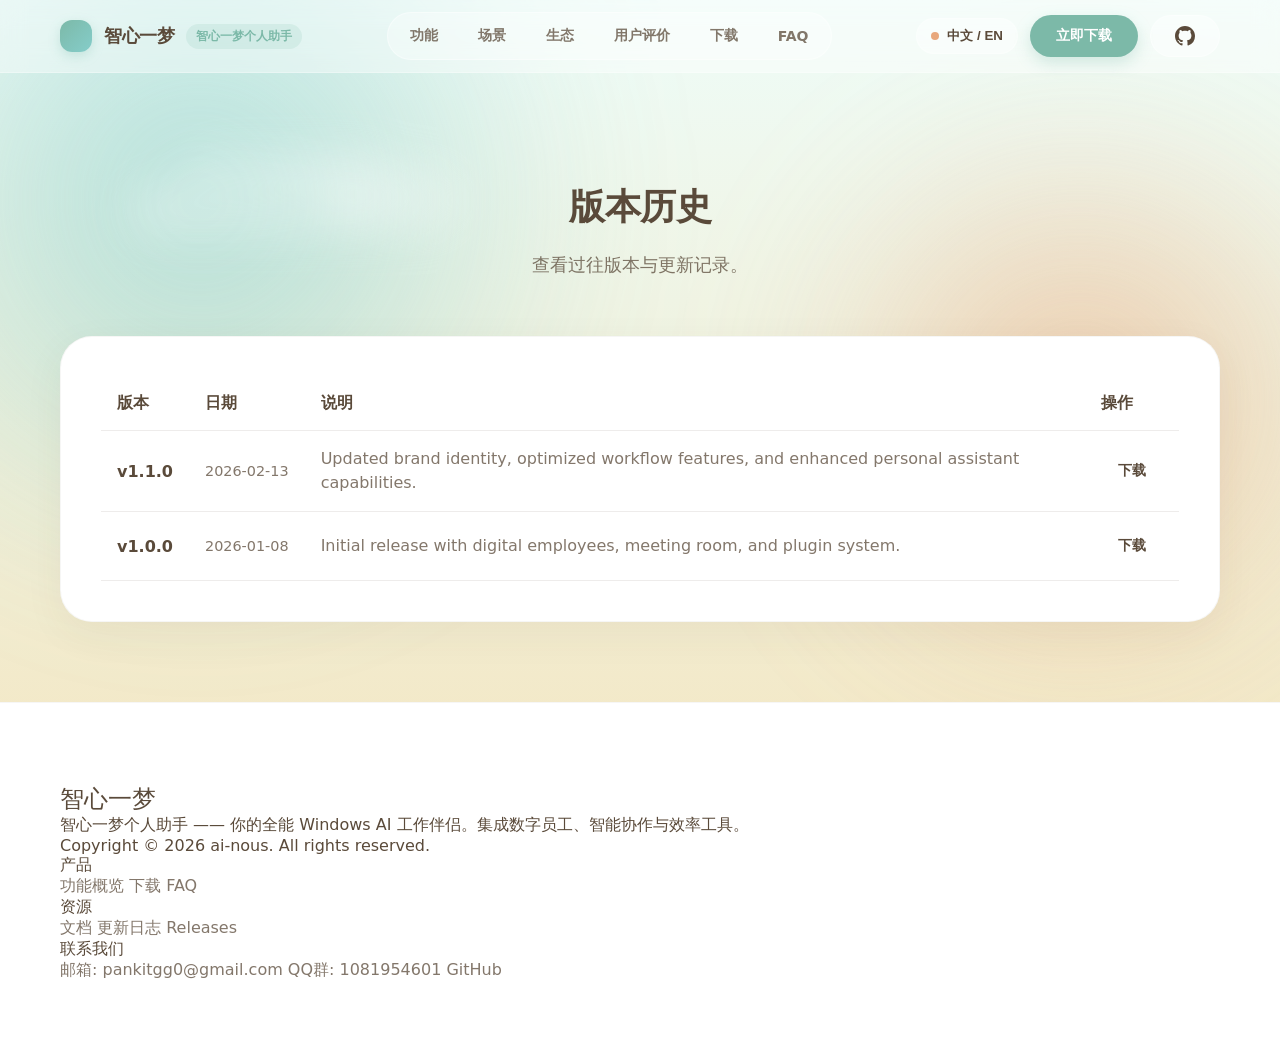
<file: promo-site/versions.html>
<!doctype html>
<html lang="zh">
  <head>
    <meta charset="utf-8" />
    <meta name="viewport" content="width=device-width, initial-scale=1" />
    <title>智心一梦个人助手 - 版本历史</title>
    <meta name="theme-color" content="#f4e4bc" />
    <link rel="icon" href="data:image/svg+xml,%3Csvg%20xmlns%3D%27http%3A//www.w3.org/2000/svg%27%20viewBox%3D%270%200%2064%2064%27%3E%3Cdefs%3E%3CradialGradient%20id%3D%27g%27%20cx%3D%2730%25%27%20cy%3D%2730%25%27%20r%3D%2770%25%27%3E%3Cstop%20stop-color%3D%27%237cb9a8%27/%3E%3Cstop%20offset%3D%271%27%20stop-color%3D%27%2385cdca%27/%3E%3C/radialGradient%3E%3C/defs%3E%3Crect%20width%3D%2764%27%20height%3D%2764%27%20rx%3D%2724%27%20fill%3D%27url(%23g)%27/%3E%3Cpath%20d%3D%27M20%2038c6-2%208-10%2012-10s6%208%2012%2010%27%20stroke%3D%27white%27%20stroke-width%3D%275%27%20fill%3D%27none%27%20stroke-linecap%3D%27round%27/%3E%3C/svg%3E" />
    <script type="text/javascript">
    (function(c,l,a,r,i,t,y){
        c[a]=c[a]||function(){(c[a].q=c[a].q||[]).push(arguments)};
        t=l.createElement(r);t.async=1;t.src="https://www.clarity.ms/tag/"+i;
        y=l.getElementsByTagName(r)[0];y.parentNode.insertBefore(t,y);
    })(window, document, "clarity", "script", "ux026pd418");
    </script>
    <link rel="stylesheet" href="./styles.css" />
  </head>
  <body>
    <div class="bg">
      <div class="bg__glow bg__glow--a"></div>
      <div class="bg__glow bg__glow--b"></div>
      <div class="bg__grid"></div>
    </div>

    <header class="header">
      <div class="container header__inner">
        <a class="brand" href="index.html#top" aria-label="智心一梦">
          <span class="brand__mark" aria-hidden="true"></span>
          <span class="brand__name">智心一梦</span>
          <span class="brand__badge" data-i18n="nav.badge"></span>
        </a>

        <nav class="nav" aria-label="Primary">
          <a class="nav__link" href="index.html#features" data-i18n="nav.features"></a>
          <a class="nav__link" href="index.html#scenarios" data-i18n="nav.scenarios"></a>
          <a class="nav__link" href="index.html#ecosystem" data-i18n="nav.ecosystem"></a>
          <a class="nav__link" href="index.html#testimonials" data-i18n="nav.testimonials"></a>
          <a class="nav__link" href="index.html#download" data-i18n="nav.download"></a>
          <a class="nav__link" href="index.html#faq" data-i18n="nav.faq"></a>
        </nav>

        <div class="header__actions">
          <button class="chip" type="button" id="langToggle" aria-label="Language Toggle">
            <span class="chip__dot"></span>
            <span class="chip__text" data-i18n="nav.lang"></span>
          </button>
          <a class="btn btn--primary" href="index.html#download" data-i18n="nav.cta"></a>
          <a href="https://github.com/Pankitgg/open-ai-tool" class="btn btn--ghost" target="_blank" aria-label="GitHub">
            <svg height="20" width="20" viewBox="0 0 16 16" fill="currentColor"><path d="M8 0C3.58 0 0 3.58 0 8c0 3.54 2.29 6.53 5.47 7.59.4.07.55-.17.55-.38 0-.19-.01-.82-.01-1.49-2.01.37-2.53-.49-2.69-.94-.09-.23-.48-.94-.82-1.13-.28-.15-.68-.52-.01-.53.63-.01 1.08.58 1.23.82.72 1.21 1.87.87 2.33.66.07-.52.28-.87.51-1.07-1.78-.2-3.64-.89-3.64-3.95 0-.87.31-1.59.82-2.15-.08-.2-.36-1.02.08-2.12 0 0 .67-.21 2.2.82.64-.18 1.32-.27 2-.27.68 0 1.36.09 2 .27 1.53-1.04 2.2-.82 2.2-.82.44 1.1.16 1.92.08 2.12.51.56.82 1.27.82 2.15 0 3.07-1.87 3.75-3.65 3.95.29.25.54.73.54 1.48 0 1.07-.01 1.93-.01 2.2 0 .21.15.46.55.38A8.013 8.013 0 0016 8c0-4.42-3.58-8-8-8z"></path></svg>
          </a>
        </div>
      </div>
    </header>

    <main id="top">
      <section class="section">
        <div class="container">
          <div class="sectionHead">
            <h2 class="sectionHead__title" data-i18n="versions.title"></h2>
            <p class="sectionHead__subtitle" data-i18n="versions.subtitle"></p>
          </div>
          
          <div class="panel">
            <div style="overflow-x: auto;">
              <table style="width: 100%; border-collapse: collapse; text-align: left;">
                <thead>
                  <tr style="border-bottom: 1px solid var(--border);">
                    <th style="padding: 16px;" data-i18n="versions.colVer"></th>
                    <th style="padding: 16px;" data-i18n="versions.colDate"></th>
                    <th style="padding: 16px;" data-i18n="versions.colDesc"></th>
                    <th style="padding: 16px;" data-i18n="versions.colAction"></th>
                  </tr>
                </thead>
                <tbody id="versionList">
                  <!-- Populated by JS -->
                </tbody>
              </table>
            </div>
          </div>
        </div>
      </section>
    </main>

    <footer class="footer">
      <div class="container footer__grid">
        <div class="footer__brand">
          <div class="footer__name">智心一梦</div>
          <div class="footer__desc" data-i18n="footer.desc"></div>
          <div class="footer__copyright">Copyright © <span id="year"></span> ai-nous. All rights reserved.</div>
        </div>
        <div class="footer__cols">
          <div class="footerCol">
            <div class="footerCol__t" data-i18n="footer.product.t"></div>
            <a class="footerCol__l" href="index.html#features" data-i18n="footer.product.l1"></a>
            <a class="footerCol__l" href="index.html#download" data-i18n="footer.product.l2"></a>
            <a class="footerCol__l" href="index.html#faq" data-i18n="footer.product.l3"></a>
          </div>
          <div class="footerCol">
            <div class="footerCol__t" data-i18n="footer.resources.t"></div>
            <a class="footerCol__l" data-link="docs" href="#" data-i18n="footer.resources.l1"></a>
            <a class="footerCol__l" data-link="changelog" href="#" data-i18n="footer.resources.l2"></a>
            <a class="footerCol__l" data-link="release" href="#" data-i18n="footer.resources.l3"></a>
          </div>
          <div class="footerCol">
            <div class="footerCol__t" data-i18n="footer.contact.t"></div>
            <a class="footerCol__l" data-link="support" href="#" data-i18n="footer.contact.l1"></a>
            <a class="footerCol__l" data-link="privacy" href="#" data-i18n="footer.contact.l2"></a>
            <a class="footerCol__l" data-link="github" href="#" data-i18n="footer.contact.l3"></a>
          </div>
        </div>
      </div>
    </footer>

    <script defer src="./main.js"></script>
    <script>
      function renderVersions() {
        const list = document.getElementById('versionList');
        if (!list || !siteConfig.versions) return;

        list.innerHTML = siteConfig.versions.map(v => `
          <tr style="border-bottom: 1px solid var(--border);">
            <td style="padding: 16px; font-weight: bold; white-space: nowrap;">v${v.ver}</td>
            <td style="padding: 16px; color: var(--muted); font-size: 0.9em; white-space: nowrap;">${v.date}</td>
            <td style="padding: 16px; color: var(--muted); line-height: 1.5;">${v.desc}</td>
            <td style="padding: 16px; white-space: nowrap;">
              <a href="${v.file.startsWith('http') ? v.file : 'version/' + v.file}" class="btn btn--ghost" style="padding: 8px 16px; font-size: 0.85em;">
                <span data-i18n="versions.download">Download</span>
              </a>
            </td>
          </tr>
        `).join('');
        
        const currentLang = localStorage.getItem("promoLang") || "zh";
        if (typeof applyI18n === 'function') {
             applyI18n(currentLang);
        }
      }

      window.addEventListener('DOMContentLoaded', () => {
        // Wait a tick for main.js to potentially finish its boot if needed, though defer should handle order.
        // main.js is deferred, so it runs after DOM parsing but before DOMContentLoaded (usually).
        // To be safe, we can check if siteConfig exists.
        if (typeof siteConfig !== 'undefined') {
            renderVersions();
        } else {
            // Fallback or retry
            setTimeout(renderVersions, 100);
        }
      });
    </script>
  </body>
</html>
</file>
<file: promo-site/styles.css>
:root {
  --bg0: #f4e4bc;
  --bg1: #fcf6e8;
  --card: rgba(255, 255, 255, 0.6);
  --card2: rgba(255, 255, 255, 0.8);
  --border: rgba(90, 74, 58, 0.1);
  --text: #5a4a3a;
  --muted: rgba(90, 74, 58, 0.75);
  --muted2: rgba(90, 74, 58, 0.5);
  --accent: #7cb9a8; /* Sage Green */
  --accent2: #e8a87c; /* Coral Orange */
  --accent3: #85cdca; /* Sky Blue */
  --shadow: 0 8px 30px rgba(90, 74, 58, 0.08);
  --radius: 24px;
  --radius2: 32px;
  --container: 1160px;
}

* {
  box-sizing: border-box;
}

html, body {
  height: 100%;
}

body {
  margin: 0;
  font-family: "Nunito", ui-sans-serif, system-ui, -apple-system, Segoe UI, Roboto, Helvetica, Arial, "Apple Color Emoji", "Segoe UI Emoji";
  color: var(--text);
  background: linear-gradient(180deg, #eefcf8 0%, #f4e4bc 100%);
  background-attachment: fixed;
  overflow-x: hidden;
}

a {
  color: inherit;
  text-decoration: none;
}

/* Background Decorations */
.bg {
  position: fixed;
  inset: 0;
  pointer-events: none;
  z-index: -1;
  overflow: hidden;
}

.bg__glow {
  position: absolute;
  border-radius: 50%;
  filter: blur(80px);
  opacity: 0.6;
}

.bg__glow--a {
  width: 800px;
  height: 800px;
  left: -200px;
  top: -200px;
  background: radial-gradient(circle, #85cdca 0%, transparent 70%);
}

.bg__glow--b {
  width: 600px;
  height: 600px;
  right: -100px;
  top: 100px;
  background: radial-gradient(circle, #e8a87c 0%, transparent 70%);
}

/* Cloud shapes via CSS */
.bg::after {
  content: "";
  position: absolute;
  top: 20%;
  left: 10%;
  width: 200px;
  height: 60px;
  background: rgba(255,255,255,0.4);
  border-radius: 100px;
  box-shadow: 
    60px -20px 0 10px rgba(255,255,255,0.4),
    130px -10px 0 5px rgba(255,255,255,0.4);
  filter: blur(20px);
  opacity: 0.6;
}

/* Header */
.header {
  position: sticky;
  top: 0;
  z-index: 20;
  backdrop-filter: blur(12px);
  background: rgba(255, 255, 255, 0.4);
  border-bottom: 1px solid rgba(255, 255, 255, 0.3);
}

.header__inner {
  display: flex;
  align-items: center;
  justify-content: space-between;
  height: 72px;
  gap: 16px;
}

.brand {
  display: inline-flex;
  align-items: center;
  gap: 12px;
  min-width: 170px;
  color: var(--text);
}

.brand__mark {
  width: 32px;
  height: 32px;
  border-radius: 12px;
  background: linear-gradient(135deg, var(--accent), var(--accent3));
  box-shadow: 0 4px 12px rgba(124, 185, 168, 0.3);
}

.brand__name {
  font-weight: 800;
  letter-spacing: -0.5px;
  font-size: 18px;
}

.brand__badge {
  font-size: 12px;
  padding: 4px 10px;
  border-radius: 999px;
  background: rgba(124, 185, 168, 0.15);
  color: var(--accent);
  font-weight: 700;
}

.nav {
  display: flex;
  align-items: center;
  gap: 8px;
  padding: 6px;
  background: rgba(255, 255, 255, 0.3);
  border-radius: 999px;
  border: 1px solid rgba(255, 255, 255, 0.4);
}

.nav__link {
  font-size: 14px;
  color: var(--muted);
  padding: 8px 16px;
  border-radius: 999px;
  transition: all 0.2s ease;
  font-weight: 600;
}

.nav__link:hover {
  background: #fff;
  color: var(--text);
  box-shadow: 0 2px 8px rgba(90, 74, 58, 0.05);
}

.header__actions {
  display: flex;
  align-items: center;
  gap: 12px;
}

.btn {
  display: inline-flex;
  align-items: center;
  justify-content: center;
  gap: 8px;
  border-radius: 999px;
  padding: 10px 24px;
  font-weight: 700;
  transition: all 0.2s ease;
  cursor: pointer;
  font-size: 14px;
}

.btn:active {
  transform: scale(0.98);
}

.btn--primary {
  background: var(--accent);
  color: #fff;
  box-shadow: 0 6px 16px rgba(124, 185, 168, 0.3);
  border: 2px solid transparent;
}

.btn--primary:hover {
  background: #6ba898;
  transform: translateY(-2px);
  box-shadow: 0 8px 20px rgba(124, 185, 168, 0.4);
}

.btn--ghost {
  background: rgba(255, 255, 255, 0.4);
  color: var(--text);
  border: 1px solid rgba(255, 255, 255, 0.4);
}

.btn--ghost:hover {
  background: #fff;
  box-shadow: 0 4px 12px rgba(90, 74, 58, 0.05);
  transform: translateY(-1px);
}

.btn--block {
  width: 100%;
}

.chip {
  display: inline-flex;
  align-items: center;
  gap: 8px;
  border-radius: 999px;
  padding: 8px 14px;
  background: rgba(255, 255, 255, 0.4);
  border: 1px solid rgba(255, 255, 255, 0.3);
  cursor: pointer;
  color: var(--text);
  transition: all 0.2s ease;
  font-weight: 600;
}

.chip:hover {
  background: #fff;
}

.chip__dot {
  width: 8px;
  height: 8px;
  border-radius: 50%;
  background: var(--accent2);
}

.container {
  width: min(var(--container), calc(100% - 48px));
  margin: 0 auto;
}

/* Hero Section */
.hero {
  padding: 80px 0 40px;
}

.hero__grid {
  display: grid;
  grid-template-columns: 1fr 1fr;
  gap: 64px;
  align-items: center;
}

.kicker {
  display: inline-flex;
  align-items: center;
  padding: 8px 18px;
  border-radius: 999px;
  background: rgba(232, 168, 124, 0.2);
  color: #d18a5e;
  font-weight: 700;
  font-size: 13px;
  margin-bottom: 24px;
}

.hero__title {
  font-size: clamp(40px, 5vw, 64px);
  line-height: 1.1;
  letter-spacing: -1px;
  color: var(--text);
  margin: 0 0 24px;
  font-weight: 900;
}

.hero__subtitle {
  font-size: 18px;
  line-height: 1.6;
  color: var(--muted);
  margin: 0 0 32px;
  max-width: 480px;
}

.hero__buttons {
  display: flex;
  gap: 16px;
  margin-bottom: 40px;
}

.hero__meta {
  display: grid;
  grid-template-columns: repeat(3, 1fr);
  gap: 16px;
}

.metaCard {
  background: rgba(255, 255, 255, 0.4);
  border-radius: 20px;
  padding: 16px;
  border: 1px solid rgba(255, 255, 255, 0.3);
}

.metaCard__k {
  font-size: 12px;
  color: var(--muted);
  margin-bottom: 4px;
  font-weight: 600;
}

.metaCard__v {
  font-weight: 800;
  color: var(--text);
}

/* Glass Frame / Visual */
.glassFrame {
  background: rgba(255, 255, 255, 0.65);
  border-radius: 40px;
  border: 2px solid rgba(255, 255, 255, 0.5);
  box-shadow: 0 20px 40px rgba(90, 74, 58, 0.08);
  overflow: hidden;
  position: relative;
  transform: rotate(-1deg);
  transition: transform 0.3s ease;
}

.glassFrame:hover {
  transform: rotate(0deg) scale(1.01);
}

.glassFrame::before {
  content: "";
  position: absolute;
  top: 0; left: 0; right: 0; height: 8px;
  background: linear-gradient(90deg, var(--accent), var(--accent3), var(--accent2));
}

.glassFrame__top {
  display: flex;
  align-items: center;
  padding: 16px 24px;
  border-bottom: 1px solid rgba(90, 74, 58, 0.05);
  gap: 16px;
}

.dots {
  display: flex;
  gap: 8px;
}

.dots span {
  width: 12px;
  height: 12px;
  border-radius: 50%;
  background: rgba(90, 74, 58, 0.15);
}

.glassFrame__title {
  font-size: 13px;
  color: var(--muted);
  font-weight: 600;
}

.glassFrame__body {
  padding: 24px;
}

.preview {
  display: grid;
  gap: 16px;
}

.preview__card {
  display: flex;
  align-items: center;
  gap: 16px;
  padding: 16px;
  background: #fff;
  border-radius: 24px;
  box-shadow: 0 4px 12px rgba(90, 74, 58, 0.03);
}

.preview__icon {
  width: 48px;
  height: 48px;
  border-radius: 16px;
  background: #f0f7f5;
  color: var(--accent);
  display: grid;
  place-items: center;
  font-size: 22px;
}

.preview__h {
  font-weight: 700;
  font-size: 15px;
  color: var(--text);
}

.preview__p {
  font-size: 13px;
  color: var(--muted);
  margin-top: 2px;
}

.preview__chart {
  background: #fff;
  border-radius: 24px;
  padding: 24px;
  box-shadow: 0 4px 12px rgba(90, 74, 58, 0.03);
}

.preview__chartTitle {
  font-size: 13px;
  color: var(--muted);
  margin-bottom: 16px;
  font-weight: 600;
}

.bars {
  display: flex;
  align-items: flex-end;
  gap: 12px;
  height: 80px;
}

.bars span {
  flex: 1;
  height: var(--h);
  background: linear-gradient(180deg, var(--accent3), var(--accent));
  border-radius: 12px;
  opacity: 0.9;
}

.glassFrame__bottom {
  padding: 16px 24px;
  background: rgba(255, 255, 255, 0.4);
  border-top: 1px solid rgba(90, 74, 58, 0.05);
  display: flex;
  gap: 12px;
}

.pill {
  font-size: 12px;
  padding: 6px 14px;
  border-radius: 999px;
  background: #fff;
  color: var(--accent);
  font-weight: 700;
  box-shadow: 0 2px 6px rgba(90, 74, 58, 0.05);
}

.pill--muted {
  background: rgba(255, 255, 255, 0.5);
  color: var(--muted);
  box-shadow: none;
}

/* Sections */
.section {
  padding: 80px 0;
  position: relative;
}

.sectionHead {
  text-align: center;
  max-width: 600px;
  margin: 0 auto 56px;
}

.sectionHead__title {
  font-size: 36px;
  color: var(--text);
  margin-bottom: 16px;
  letter-spacing: -0.5px;
  font-weight: 800;
}

.sectionHead__subtitle {
  color: var(--muted);
  line-height: 1.7;
  font-size: 18px;
}

.grid {
  display: grid;
  gap: 32px;
}

.grid--3 {
  grid-template-columns: repeat(3, 1fr);
}

.grid--2 {
  grid-template-columns: repeat(2, 1fr);
}

/* Cards */
.card {
  background: rgba(255, 255, 255, 0.6);
  border-radius: 32px;
  padding: 32px;
  border: 1px solid rgba(255, 255, 255, 0.6);
  box-shadow: 0 10px 30px rgba(90, 74, 58, 0.04);
  transition: all 0.3s cubic-bezier(0.34, 1.56, 0.64, 1);
}

.card:hover {
  background: #fff;
  transform: translateY(-8px);
  box-shadow: 0 20px 50px rgba(90, 74, 58, 0.1);
}

.card__icon {
  width: 64px;
  height: 64px;
  border-radius: 24px;
  background: #fff;
  display: grid;
  place-items: center;
  font-size: 32px;
  margin-bottom: 24px;
  box-shadow: 0 8px 20px rgba(90, 74, 58, 0.06);
}

.card__title {
  font-size: 20px;
  font-weight: 800;
  margin-bottom: 12px;
  color: var(--text);
}

.card__text {
  color: var(--muted);
  line-height: 1.7;
}

/* Logos */
.logos {
  background: rgba(255, 255, 255, 0.4);
  border-radius: 32px;
  padding: 24px 32px;
  display: flex;
  align-items: center;
  justify-content: space-between;
  border: 1px solid rgba(255, 255, 255, 0.3);
}

.logoChip {
  padding: 10px 20px;
  background: #fff;
  border-radius: 999px;
  color: var(--muted);
  font-size: 14px;
  font-weight: 600;
  box-shadow: 0 4px 12px rgba(90, 74, 58, 0.03);
}

/* Scenarios */
.panel {
  background: #fff;
  border-radius: 32px;
  padding: 40px;
  border: 1px solid rgba(90, 74, 58, 0.05);
  box-shadow: 0 12px 40px rgba(90, 74, 58, 0.06);
}

.panel__head {
  display: flex;
  flex-direction: column;
  gap: 16px;
  margin-bottom: 32px;
}

.panel__tag {
  background: rgba(133, 205, 202, 0.2);
  color: #4a918e;
  padding: 8px 16px;
  border-radius: 999px;
  font-size: 12px;
  font-weight: 700;
  width: fit-content;
}

.panel__title {
  font-size: 24px;
  font-weight: 800;
  color: var(--text);
}

.list li {
  position: relative;
  padding-left: 24px;
  margin-bottom: 16px;
  color: var(--muted);
  font-weight: 500;
}

.list li::before {
  content: "";
  position: absolute;
  left: 0;
  top: 9px;
  width: 8px;
  height: 8px;
  border-radius: 50%;
  background: var(--accent2);
}

/* Ecosystem */
.card--wide {
  grid-column: span 1;
}

.chips {
  margin-top: 24px;
}

.chip--small {
  font-size: 12px;
  padding: 6px 14px;
}

/* Testimonials */
.quote__text {
  font-size: 18px;
  line-height: 1.7;
  color: var(--text);
  font-style: italic;
  margin-bottom: 24px;
}

.quote__text::before {
  color: var(--accent3);
  opacity: 0.4;
  font-family: serif;
}

.quote__name {
  font-weight: 800;
  color: var(--text);
}

.quote__role {
  font-size: 13px;
  color: var(--accent2);
  font-weight: 700;
  margin-top: 2px;
}

/* Video */
.video__frame {
  border-radius: 40px;
  box-shadow: 0 30px 60px rgba(90, 74, 58, 0.12);
  background: #000;
}

/* Download */
.downloadCard {
  background: #fff;
  border-radius: 40px;
  overflow: hidden;
  box-shadow: 0 20px 50px rgba(90, 74, 58, 0.08);
  border: 1px solid rgba(90, 74, 58, 0.05);
}

.downloadCard__head {
  padding: 32px;
  background: linear-gradient(to right, #fff, #fdfdfd);
  border-bottom: 1px solid rgba(90, 74, 58, 0.05);
}

.downloadCard__title {
  font-weight: 800;
  color: var(--text);
  font-size: 18px;
}

.downloadCard__badge {
  background: var(--accent);
  color: #fff;
  padding: 6px 14px;
  border-radius: 999px;
  font-size: 12px;
  font-weight: 700;
}

.downloadCard__badge--muted {
  background: #f0f0f0;
  color: var(--muted);
}

.downloadCard__body {
  padding: 32px;
}

.downloadCard__row {
  border-bottom: 2px dashed rgba(90, 74, 58, 0.1);
  padding: 16px 0;
}

.downloadCard__k {
  color: var(--muted);
  font-weight: 600;
}

.downloadCard__v {
  color: var(--text);
  font-weight: 700;
}

.step {
  display: flex;
  align-items: center;
  gap: 20px;
  background: #fcfcfc;
  padding: 16px;
  border-radius: 24px;
  border: 1px solid rgba(90, 74, 58, 0.05);
  transition: transform 0.2s ease;
}

.step:hover {
  transform: translateX(4px);
  background: #fff;
  box-shadow: 0 4px 12px rgba(90, 74, 58, 0.03);
}

.step__n {
  width: 40px;
  height: 40px;
  background: var(--accent3);
  color: #fff;
  border-radius: 14px;
  display: grid;
  place-items: center;
  font-weight: 800;
  font-size: 16px;
  box-shadow: 0 4px 10px rgba(133, 205, 202, 0.4);
}

/* FAQ */
.faq {
  display: grid;
  gap: 24px;
}

.faqItem {
  background: #fff;
  border-radius: 32px;
  padding: 32px;
  border: 1px solid rgba(90, 74, 58, 0.08);
  box-shadow: 0 4px 12px rgba(90, 74, 58, 0.02);
  transition: all 0.3s cubic-bezier(0.34, 1.56, 0.64, 1);
}

.faqItem:hover {
  transform: translateY(-4px);
  box-shadow: 0 12px 32px rgba(90, 74, 58, 0.08);
  border-color: rgba(124, 185, 168, 0.3);
}

.faqItem__q {
  color: var(--text);
  font-weight: 800;
  font-size: 18px;
  padding-right: 32px;
  line-height: 1.4;
}

.faqItem__a {
  display: block;
  margin-top: 0;
  color: var(--muted);
  line-height: 1.8;
  max-height: 0;
  overflow: hidden;
  transition: all 0.3s cubic-bezier(0.34, 1.56, 0.64, 1);
  opacity: 0;
  font-size: 15px;
}

.faqItem[aria-expanded="true"] .faqItem__a {
  max-height: 300px;
  margin-top: 20px;
  opacity: 1;
}

.faqItem__icon {
  position: absolute;
  top: 32px;
  right: 32px;
  width: 24px;
  height: 24px;
  opacity: 0.6;
  transition: opacity 0.2s;
}

.faqItem:hover .faqItem__icon {
  opacity: 1;
}

.faqItem__icon::before,
.faqItem__icon::after {
  content: "";
  position: absolute;
  background: var(--accent);
  border-radius: 10px;
  transition: transform 0.3s ease;
}

.faqItem__icon::before {
  top: 11px;
  left: 0;
  width: 24px;
  height: 2px;
}

.faqItem__icon::after {
  top: 0;
  left: 11px;
  width: 2px;
  height: 24px;
}

.faqItem[aria-expanded="true"] .faqItem__icon::after {
  transform: rotate(90deg);
}


/* CTA */
.cta {
  background: linear-gradient(120deg, #f4e4bc, #e8a87c);
  border-radius: 48px;
  padding: 64px;
  position: relative;
  overflow: hidden;
  box-shadow: 0 20px 50px rgba(232, 168, 124, 0.3);
}

.cta::before {
  content: "";
  position: absolute;
  top: -60px; right: -60px;
  width: 300px; height: 300px;
  background: rgba(255,255,255,0.25);
  border-radius: 50%;
}

.cta::after {
  content: "";
  position: absolute;
  bottom: -40px; left: 40px;
  width: 150px; height: 150px;
  background: rgba(255,255,255,0.15);
  border-radius: 50%;
}

.cta__title {
  color: var(--text);
  font-weight: 800;
  font-size: 28px;
}

.cta__text {
  color: rgba(90, 74, 58, 0.85);
  font-weight: 600;
  font-size: 16px;
}

/* Footer */
.footer {
  background: #fff;
  padding: 80px 0;
  border-top: 1px solid rgba(90, 74, 58, 0.05);
}

.footer__name {
  color: var(--text);
  font-size: 24px;
}

.footerCol__t {
  color: var(--text);
}

.footerCol__l {
  color: var(--muted);
  font-weight: 500;
}

.footerCol__l:hover {
  color: var(--accent);
  transform: translateX(4px);
  display: inline-block;
}

/* Scroll Buttons */
.scrollTop {
  position: fixed;
  bottom: 30px;
  right: 30px;
  width: 60px;
  height: 60px;
  border-radius: 50%;
  background: #fff;
  color: var(--accent);
  box-shadow: 0 10px 24px rgba(124, 185, 168, 0.3);
  display: flex;
  align-items: center;
  justify-content: center;
  cursor: pointer;
  opacity: 0;
  visibility: hidden;
  transition: all 0.4s cubic-bezier(0.34, 1.56, 0.64, 1);
  z-index: 100;
  border: 3px solid #f0f7f5;
}

.scrollTop.visible {
  opacity: 1;
  visibility: visible;
  bottom: 40px;
}

.scrollTop:hover {
  transform: translateY(-6px) scale(1.1);
  background: var(--accent);
  color: #fff;
  border-color: var(--accent);
  box-shadow: 0 16px 32px rgba(124, 185, 168, 0.4);
}

#scrollBottomBtn {
  bottom: 30px; /* Logic in JS might overlap, but CSS positioning is base */
}

@media (max-width: 980px) {
  .hero__grid {
    grid-template-columns: 1fr;
    text-align: center;
    gap: 40px;
  }
  .hero__buttons {
    justify-content: center;
  }
  .hero__meta {
    justify-content: center;
  }
  .grid--3 {
    grid-template-columns: repeat(2, 1fr);
  }
  .footer__grid {
    grid-template-columns: 1fr;
    gap: 48px;
  }
}

@media (max-width: 640px) {
  .grid--3, .grid--2 {
    grid-template-columns: 1fr;
  }
  .header__inner {
    padding: 0 20px;
  }
  .hero__title {
    font-size: 36px;
  }
  .cta {
    padding: 32px;
  }
}
</file>
